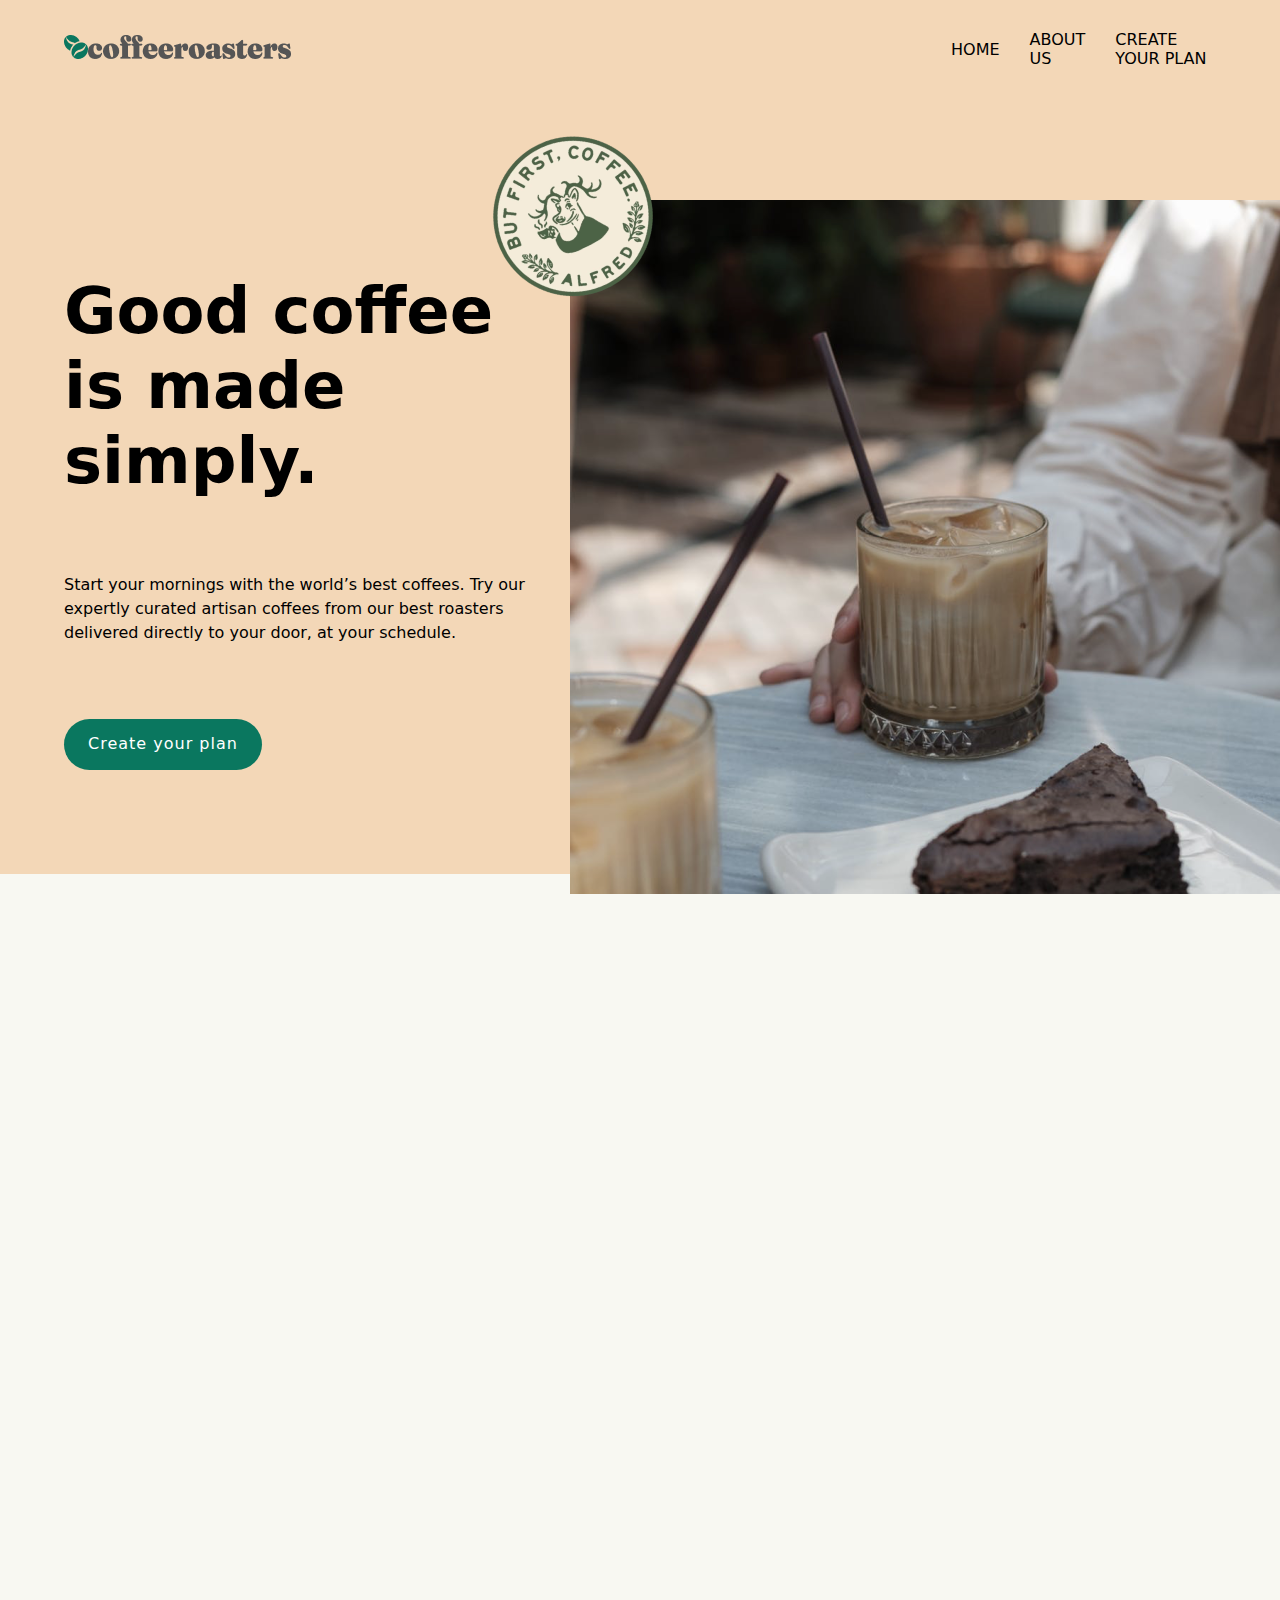
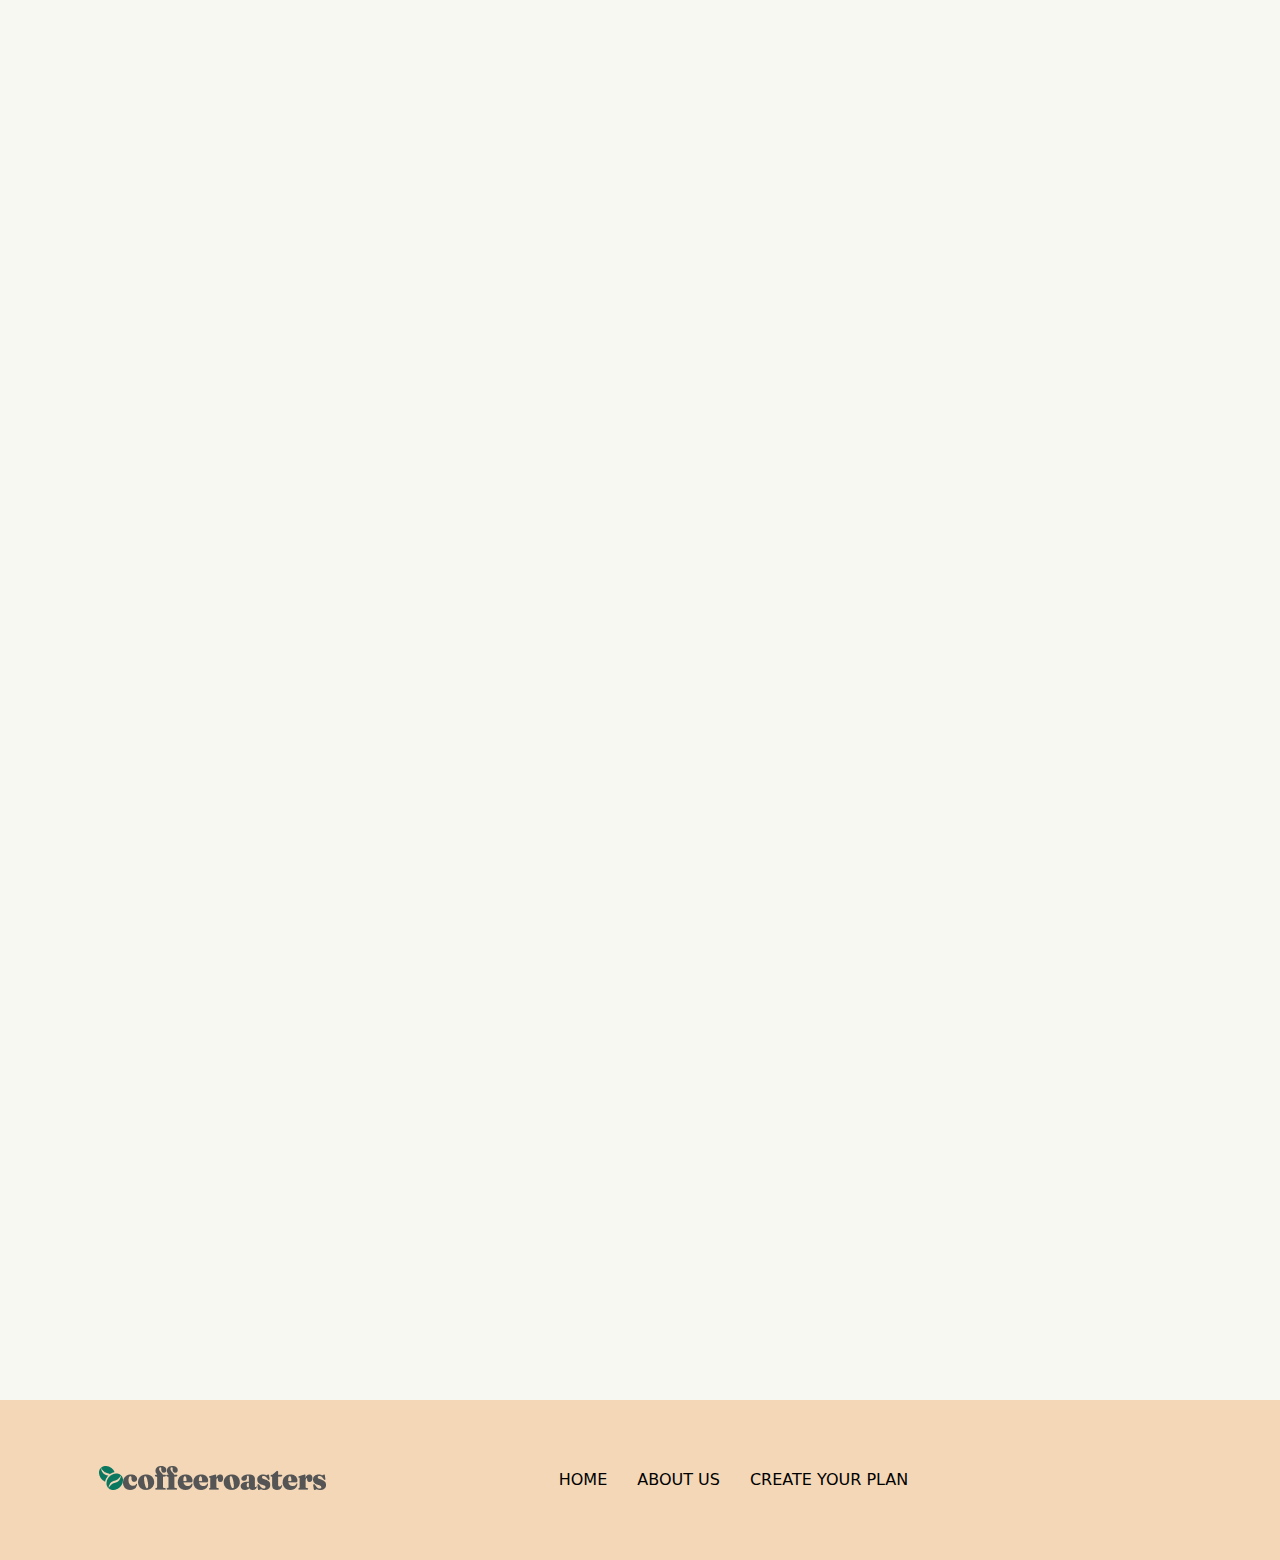
<file: index.html>
<!DOCTYPE html>
<html lang="en">
<head>
    <meta charset="UTF-8">
    <meta name="viewport" content="width=device-width, initial-scale=1.0">
    <title>Home</title>
    <link href="https://unpkg.com/aos@2.3.1/dist/aos.css" rel="stylesheet">
    <link rel="stylesheet" href="./style.css">
    <link rel="stylesheet" href="https://cdnjs.cloudflare.com/ajax/libs/font-awesome/6.6.0/css/all.min.css" integrity="sha512-Kc323vGBEqzTmouAECnVceyQqyqdsSiqLQISBL29aUW4U/M7pSPA/gEUZQqv1cwx4OnYxTxve5UMg5GT6L4JJg==" crossorigin="anonymous" referrerpolicy="no-referrer" />
</head>
<body>
<header>
    <div class="contaneir">
        <nav>
            <a href="./index.html">
            <img src="./img/Group 3614.png" alt="foto1">
        </a>
            <div class="card1">
                <ul>
                    <li><a href="#">HOME</a></li>
                    <li><a href="./about-us.html">ABOUT US</a></li>
                    <li><a href="#">CREATE YOUR PLAN</a></li>
                </ul>
            </div>
        </nav>
    </div>
</header>
<main>
    <section data-aos="fade-up" class="part1" >
            <div class="contaneir">
            <div class="card2">
                <p>Good coffee 
                   <br> is made simply.</p>
                    <p>Start your mornings with the world’s best coffees. Try our expertly curated artisan coffees from our best roasters delivered directly to your door, at your schedule.</p>
                    <button>Create your plan</button>
            </div>
            <div class="card3">
            <img class="foto2" src="./img/Rectangle 679.png" alt="foto2">
            <img class="foto3" src="./img/image 40.png" alt="foto3">
        </div>
    </div>
        </section>
        <p data-aos="zoom-in" style="font-weight: 700;font-size: 50px;color: black; text-align: center;margin-top: 158px;" >OUR COLLECTION</p>
        <section data-aos="fade-down"
                 data-aos-easing="linear"
                 data-aos-duration="500" class="part2" >
            <div class="card4">
                <img src="./img/kopi4.png" alt="foto4">
                <div class="card5">
                    <p style="font-weight: 500; font-size: 48px;color: #333333;" >Danche</p>
                    <p style=" width: 454px; font-weight: 400;font-size: 22px;color: #333333;" >Ethiopian hand-harvested blend densely packed with vibrant fruit notes.</p>
                </div>
            </div>
            <div style=" gap: 197px; flex-direction: row-reverse;margin-left: 150px;" class="card4">
                <img src="./img/kopi1 copy.png" alt="foto5">
                <div class="card5">
                    <p style="font-weight: 500; font-size: 48px;color: #333333;" >Gran Espresso</p>
                    <p style=" width: 454px; font-weight: 400;font-size: 22px;color: #333333;" >Light and flavorful blend with cocoa and black pepper for an intense experience.</p>
                </div>
            </div>
            <div class="card4">
                <img src="./img/kopi3.png" alt="foto4">
                <div class="card5">
                    <p style="font-weight: 500; font-size: 48px;color: #333333;" >Piccollo</p>
                    <p style=" width: 454px; font-weight: 400;font-size: 22px;color: #333333;" >Mild and smooth blend featuring notes of toasted almond and dried cherry.</p>
                </div>
            </div>
            <div style=" gap: 197px; flex-direction: row-reverse;margin-left: 150px;" class="card4">
                <img src="./img/kopi2 (1).png" alt="foto5">
                <div class="card5">
                    <p style="font-weight: 500; font-size: 48px;color: #333333;" >Planalto</p>
                    <p style=" width: 454px; font-weight: 400;font-size: 22px;color: #333333;" >Brazilian dark roast with rich and velvety body, and hints of fruits and nuts.</p>
                </div>
            </div>
        </section>
</main>
<footer style=" display: flex;align-items: center; margin-top: 90px; height: 160px;background-color: #F3D7B7; " >
    <div class="contaneir">
        <div class="card6" >
            <a href="./index.html">
            <img src="./img/Group 3614.png" alt="foto1">
        </a>
            <div class="card1">
                <ul>
                    <li><a href="#">HOME</a></li>
                    <li><a href="./about-us.html">ABOUT US</a></li>
                    <li><a href="#">CREATE YOUR PLAN</a></li>
                </ul>
            </div>
            <div style="display: flex; gap: 20px;" class="card7">
                <a href="#"><i style="color: #333333;font-size: 35px;" class="fab fa-facebook-square"></i></a>
                <a href="#"><i style="color: #333333;font-size: 35px;" class="fab fa-twitter"></i></a>
                <a href="#"><i style="color: #333333;font-size: 35px;" class="fab fa-instagram"></i></a>
            </div>
        </div>
    </div>
</footer>
<script src="https://unpkg.com/aos@2.3.1/dist/aos.js"></script>
    <script>
      AOS.init();
    </script>
</body>
</html
</file>
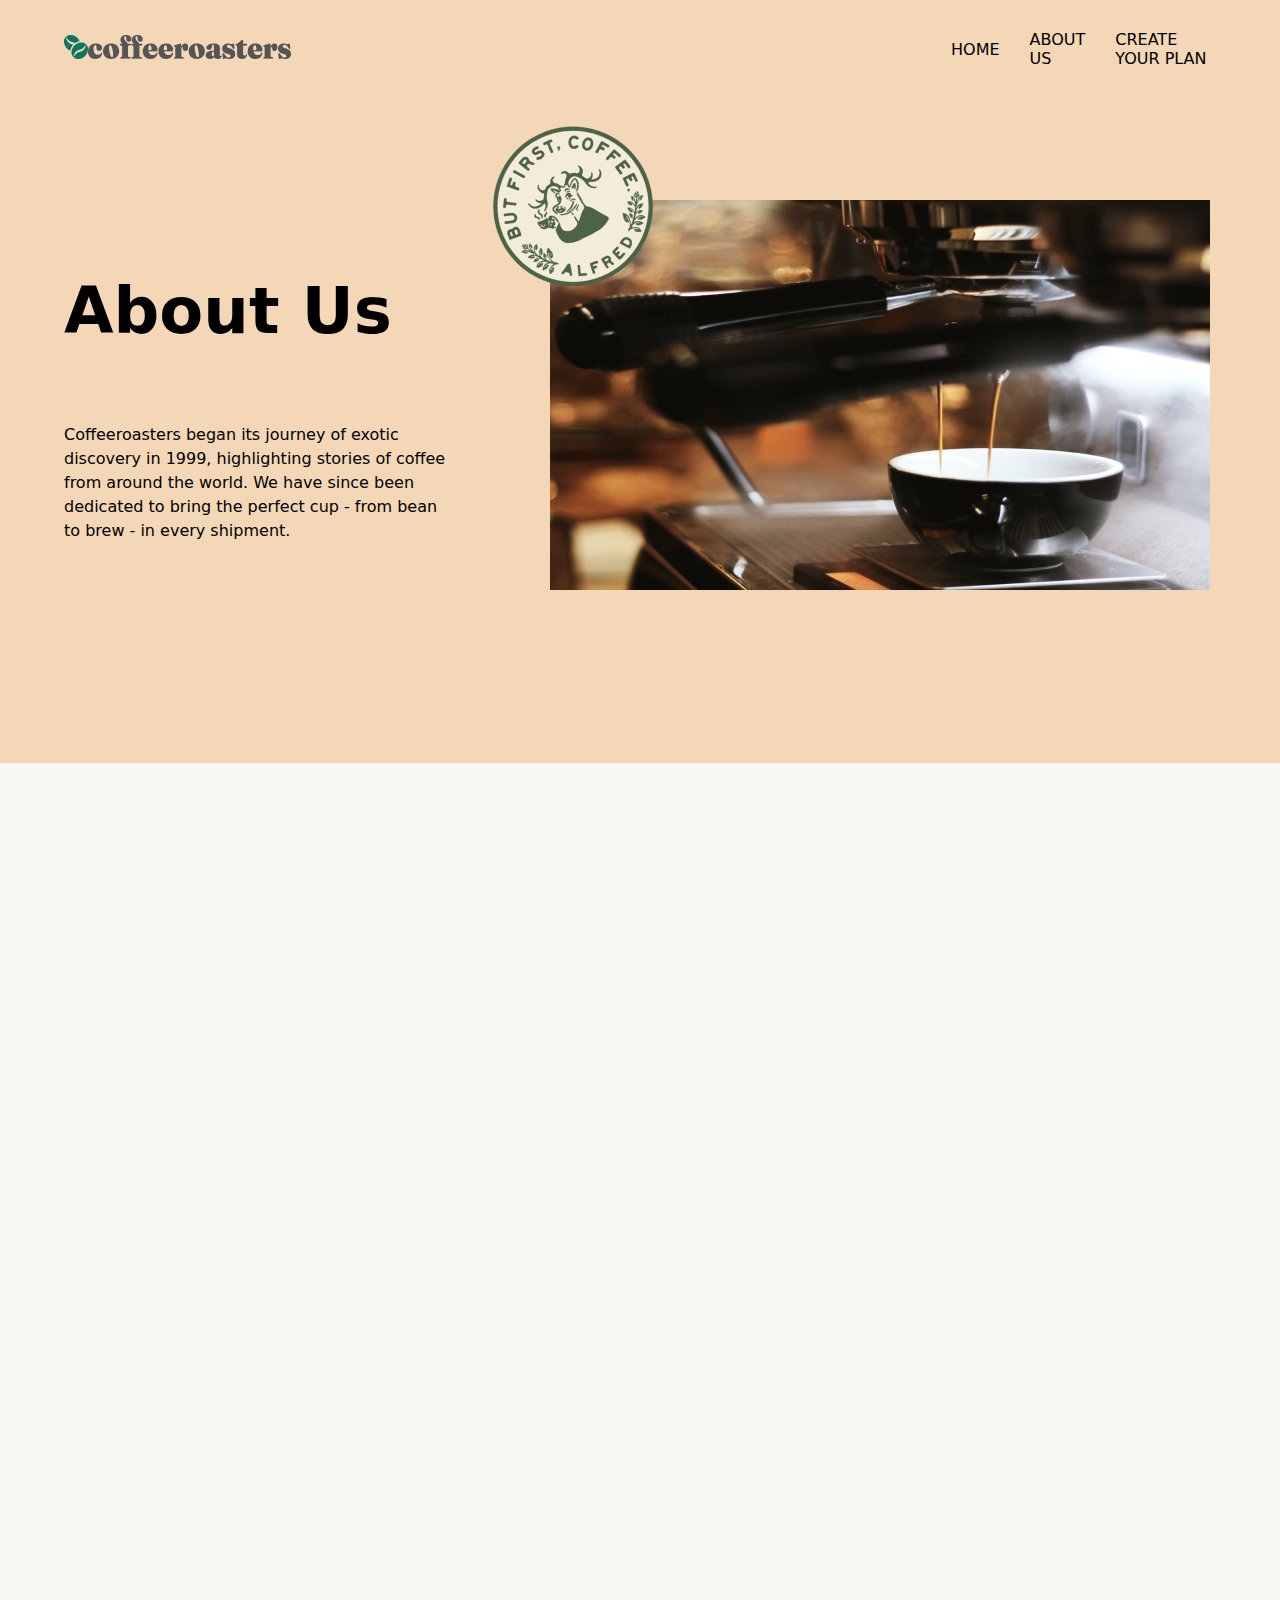
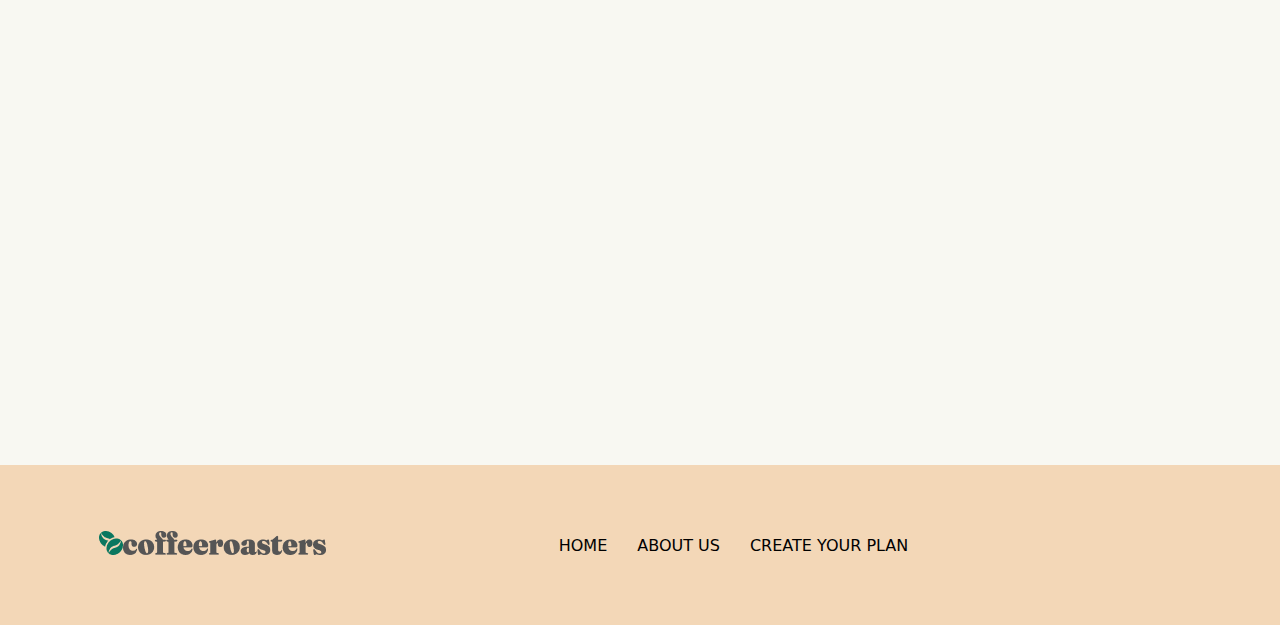
<file: about-us.html>
<!DOCTYPE html>
<html lang="en">
  <head>
    <meta charset="UTF-8" />
    <meta name="viewport" content="width=device-width, initial-scale=1.0" />
    <title>About us</title>
    <link rel="stylesheet" href="./style.css" />
    <link href="https://unpkg.com/aos@2.3.1/dist/aos.css" rel="stylesheet">
    <link
      rel="stylesheet"
      href="https://cdnjs.cloudflare.com/ajax/libs/font-awesome/6.6.0/css/all.min.css"
      integrity="sha512-Kc323vGBEqzTmouAECnVceyQqyqdsSiqLQISBL29aUW4U/M7pSPA/gEUZQqv1cwx4OnYxTxve5UMg5GT6L4JJg=="
      crossorigin="anonymous"
      referrerpolicy="no-referrer"
    />
  </head>
  <body>
    <header>
      <div class="contaneir">
        <nav>
          <a href="./index.html">
          <img src="./img/Group 3614.png" alt="foto1" />
        </a>
          <div class="card1">
            <ul>
              <li><a href="./index.html">HOME</a></li>
              <li><a target="_blank" href="./about-us.html">ABOUT US</a></li>
              <li><a href="#">CREATE YOUR PLAN</a></li>
            </ul>
          </div>
        </nav>
      </div>
    </header>
    <section class="part1">
      <div class="contaneir">
        <div class="card2">
          <p>About Us</p>
          <p style="width: 382px; margin-bottom: 220px">
            Coffeeroasters began its journey of exotic discovery in 1999,
            highlighting stories of coffee from around the world. We have since
            been dedicated to bring the perfect cup - from bean to brew - in
            every shipment.
          </p>
        </div>
        <div class="card3">
          <img
            style="right: 70px"
            class="foto2"
            src="./img/Rectangle 679 (1).png"
            alt="foto2"
          />
          <img
            style="top: 0"
            class="foto3"
            src="./img/image 40.png"
            alt="foto3"
          />
        </div>
      </div>
    </section>
    <section data-aos="fade-up"
             data-aos-anchor-placement="center-center" style="margin-top: 160px" class="part3">
      <div class="card8">
        <img class="foto6" src="./img/cup-6 1.png" alt="foto6" />
      </div>
      <div class="card9">
        <p style="font-size: 64px; font-weight: 700; line-height: 75px">
          Our commitment
        </p>
        <p
          style="
            margin-top: 74px;
            font-size: 16px;
            font-weight: 400;
            line-height: 24px;
            width: 506px;
            color: #333333;
          "
        >
          We’re built on a simple mission and a commitment to doing good along
          the way. We want to make it easy for you to discover and brew the
          world’s best coffee at home. It all starts at the source. To locate
          the specific lots we want to purchase, we travel nearly 60 days a year
          trying to understand the challenges and initiatives, and invest in
          coffee plant science. Curating only the finest blends, we roast each
          lot to highlight tasting profiles distinctive to their native growing
          region.
        </p>
      </div>
    </section>
    <section
    data-aos="fade-down"
      style="
        position: relative;
        height: 510px;
        display: flex;
        justify-content: center;
        flex-direction: row-reverse;
        gap: 708px;
        background-color: #c99b67;
        margin-top: 216px;
      "
      class="part4"
    >
      <div class="card8">
        <img
          style="right: 54px; bottom: 84px; position: absolute"
          class="foto7"
          src="./img/Rectangle 681.png"
          alt="foto6"
        />
      </div>
      <div class="card9">
        <p
          style="
            margin-top: 89px;
            font-size: 64px;
            width: 397px;
            font-weight: 700;
            line-height: 75px;
            color: white;
          "
        >
          Uncompromising qualit
        </p>
        <p
          style="
            margin-top: 74px;
            font-size: 16px;
            font-weight: 400;
            line-height: 24px;
            width: 506px;
            color: white;
          "
        >
          Although we work with growers who pay close attention to all stages of
          harvest and processing, we employ, on our end, a rigorous quality
          control program to avoid over-roasting or baking the coffee dry. Every
          bag of coffee is tagged with a roast date and batch number. Our goal
          is to roast consistent, user-friendly coffee, so that brewing is easy
          and enjoyable.
        </p>
      </div>
    </section>
    <footer
      style="
        display: flex;
        align-items: center;
        height: 160px;
        background-color: #f3d7b7;
      "
    >
      <div class="contaneir">
        <div class="card6">
          <a href="./index.html">
          <img src="./img/Group 3614.png" alt="foto1" />
        </a>
          <div class="card1">
            <ul>
              <li><a href="./index.html">HOME</a></li>
              <li><a href="./about-us.html">ABOUT US</a></li>
              <li><a href="#">CREATE YOUR PLAN</a></li>
            </ul>
          </div>
          <div style="display: flex; gap: 20px" class="card7">
            <a href="#"
              ><i
                style="color: #333333; font-size: 35px"
                class="fab fa-facebook-square"
              ></i
            ></a>
            <a href="#"
              ><i
                style="color: #333333; font-size: 35px"
                class="fab fa-twitter"
              ></i
            ></a>
            <a href="#"
              ><i
                style="color: #333333; font-size: 35px"
                class="fab fa-instagram"
              ></i
            ></a>
          </div>
        </div>
      </div>
    </footer>
    <script src="https://unpkg.com/aos@2.3.1/dist/aos.js"></script>
    <script>
      AOS.init();
    </script>
  </body>
</html>
</file>
<file: style.css>
* {
  padding: 0;
  margin: 0;
  box-sizing: border-box;
  text-decoration: none;
  color: inherit;
  list-style: none;
  font-family: system-ui, -apple-system, BlinkMacSystemFont, "Segoe UI", Roboto,
    Oxygen, Ubuntu, Cantarell, "Open Sans", "Helvetica Neue", sans-serif;
}
.contaneir {
  margin: 0 auto;
  width: 90%;
}
header {
  height: 100px;
  background-color: #f3d7b7;
}
nav {
  display: flex;
  justify-content: center;
  align-items: center;
  gap: 660px;
  padding-top: 30px;
}
.card6 {
  display: flex;
  justify-content: center;
  align-items: center;
  gap: 233px;
}
.card1 ul {
  display: flex;
  align-items: center;
  gap: 30px;
}
a:hover {
  color: white;
  transition: 0.3s ease-in-out;
}
.card2 p:nth-child(1) {
  margin-top: 74px;
  width: 460px;
  font-size: 64px;
  font-weight: 700;
  line-height: 75px;
}
.card2 p:nth-child(2) {
  margin-top: 74px;
  font-size: 16px;
  font-weight: 400;
  line-height: 24px;
  width: 474px;
}
.card2 button {
  margin-top: 74px;
  padding: 16px 24px;
  font-size: 16px;
  font-weight: 500;
  line-height: 18.75px;
  letter-spacing: 1px;
  text-align: center;
  color: white;
  border: none;
  cursor: pointer;
  background-color: #0a775f;
  border-radius: 100px;
  margin-bottom: 104px;
}
.foto2 {
  position: absolute;
  right: 0;
  top: 100px;
}
.part1 {
  display: flex;
  justify-content: center;
  gap: 900px;
  padding-top: 100px;
  background-color: #f3d7b7;
  position: relative;
}
body {
  background-color: #f8f8f2;
}
.foto3 {
  position: absolute;
  animation-name: rotate;
  animation-iteration-count: infinite;
  animation-duration: 4s;
  right: 600px;
  top: 10px;
}
@keyframes rotate {
  100% {
    transform: rotate(360deg);
  }
}

.card4 {
  display: flex;
  align-items: center;
  justify-content: center;
  gap: 227px;
  margin-top: 80px;
}
.card4 img{
  transition: 0.3s ease-out;
}
.card5 {
  display: flex;
  justify-content: center;
  flex-direction: column;
  gap: 20px;
}
.card4 img:hover {
  transform: scale(1.2);
}
.part3 {
  display: flex;
  align-items: center;
  justify-content: center;
  gap: 368px;
}
.foto6{
  transition: 0.3s ease-out;
}
.foto6:hover {
  transform: scale(1.2);
}
</file>
